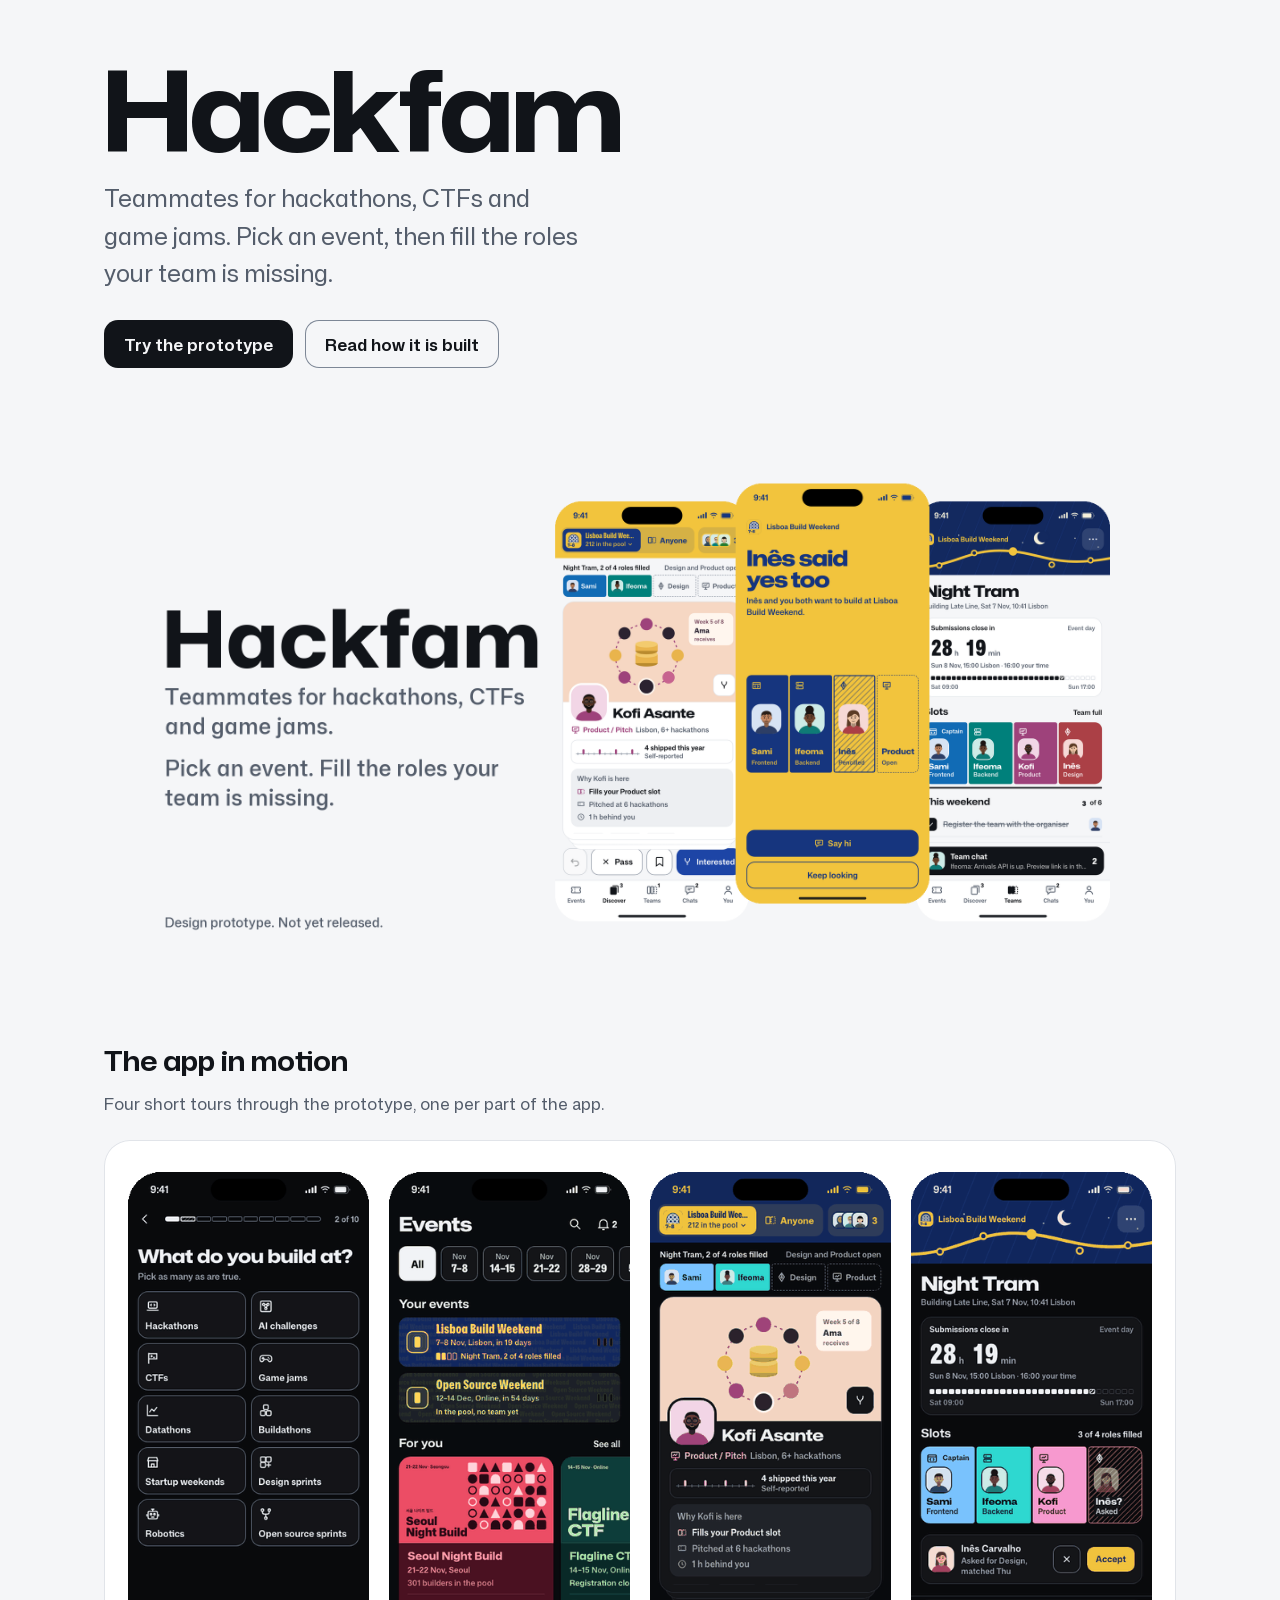
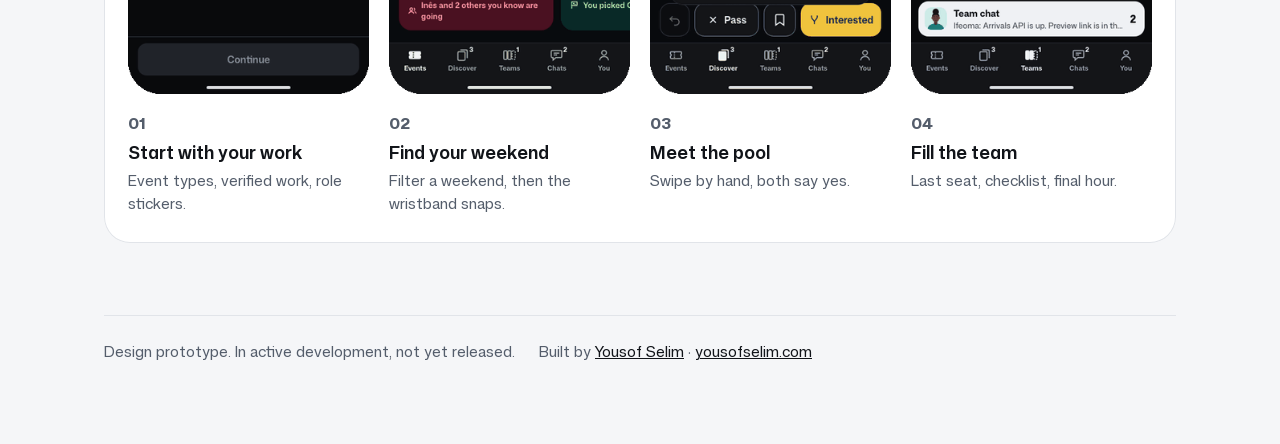
<file: docs/index.html>
<!doctype html>
<html lang="en">
<head>
<meta charset="utf-8">
<meta name="viewport" content="width=device-width, initial-scale=1">
<title>Hackfam</title>
<meta name="description" content="Teammates for hackathons, CTFs and game jams. Pick an event, fill the roles your team is missing. Design prototype, not yet released.">
<meta property="og:title" content="Hackfam">
<meta property="og:description" content="Teammates for hackathons, CTFs and game jams.">
<meta property="og:image" content="media/hero-dark.png">
<meta name="color-scheme" content="light dark">
<style>
  @font-face { font-family: "Mona Sans"; src: url("media/Mona-Sans.ttf") format("truetype"); font-weight: 200 900; font-stretch: 75% 125%; font-display: swap; }
  :root { --bg: #F5F6F8; --surface: #FFFFFF; --ink: #111419; --ink2: #545D6B; --line: #E1E4E9; --control: #7D8796; }
  @media (prefers-color-scheme: dark) { :root { --bg: #0B0C0F; --surface: #141519; --ink: #F1F3F6; --ink2: #A3ACB9; --line: #22252B; --control: #6B7586; } }
  * { box-sizing: border-box; }
  html { -webkit-text-size-adjust: 100%; }
  body { margin: 0; background: var(--bg); color: var(--ink); font: 400 17px/1.55 "Mona Sans", -apple-system, "Segoe UI", sans-serif; }
  main { max-width: 1120px; margin: 0 auto; padding: 56px 24px 80px; }
  h1 { font-size: clamp(56px, 11vw, 112px); line-height: 0.95; font-weight: 760; font-stretch: 112%; margin: 0 0 18px; letter-spacing: -0.01em; }
  .lede { font-size: clamp(19px, 2.4vw, 24px); color: var(--ink2); max-width: 34ch; margin: 0 0 28px; }
  .actions { display: flex; flex-wrap: wrap; gap: 12px; margin-bottom: 44px; }
  .btn { display: inline-flex; align-items: center; height: 48px; padding: 0 20px; border-radius: 14px; font-weight: 640; text-decoration: none; transition: transform .1s ease; }
  .btn:active { transform: scale(.97); }
  .btn.primary { background: var(--ink); color: var(--bg); }
  .btn.line { color: var(--ink); box-shadow: inset 0 0 0 1px var(--control); }
  .btn:focus-visible { outline: 2px solid var(--ink); outline-offset: 3px; }
  picture img { display: block; width: 100%; height: auto; border-radius: 22px; }
  .moments img { display: block; width: 100%; max-width: 260px; height: auto; margin: 0 auto; }
  h2 { font-size: 28px; font-weight: 700; font-stretch: 108%; margin: 64px 0 8px; }
  .sub { color: var(--ink2); margin: 0 0 24px; }
  .moments { display: grid; grid-template-columns: repeat(4, 1fr); gap: 28px 20px; padding: 32px 24px 28px; background: var(--surface); border-radius: 26px; box-shadow: inset 0 0 0 1px var(--line); counter-reset: m; }
  .moments figure { margin: 0; display: flex; flex-direction: column; }
  .moments figcaption { margin-top: 18px; font-weight: 640; font-size: 18px; counter-increment: m; }
  .moments figcaption::before { content: counter(m, decimal-leading-zero); display: block; font-stretch: 112%; font-weight: 760; font-size: 15px; color: var(--ink2); margin-bottom: 4px; }
  .moments span { display: block; color: var(--ink2); font-weight: 400; font-size: 15px; margin-top: 2px; }
  footer { margin-top: 72px; padding-top: 24px; border-top: 1px solid var(--line); color: var(--ink2); font-size: 15px; display: flex; flex-wrap: wrap; gap: 8px 24px; }
  footer a { color: var(--ink); }
  @media (max-width: 820px) { .moments { grid-template-columns: repeat(2, 1fr); padding: 24px 16px; } }
  @media (prefers-reduced-motion: reduce) { .btn { transition: none; } }
</style>
</head>
<body>
<main>
  <h1>Hackfam</h1>
  <p class="lede">Teammates for hackathons, CTFs and game jams. Pick an event, then fill the roles your team is missing.</p>
  <div class="actions">
    <a class="btn primary" href="prototype/">Try the prototype</a>
    <a class="btn line" href="https://github.com/yeegz/hackfam-showcase">Read how it is built</a>
  </div>
  <picture>
    <source srcset="media/hero-dark.png" media="(prefers-color-scheme: dark)">
    <img src="media/hero-light.png" alt="Three phone screens: a builder card in the Discover deck, the moment both people say yes, and a team with every role filled." width="2400" height="1260">
  </picture>

  <h2>The app in motion</h2>
  <p class="sub">Four short tours through the prototype, one per part of the app.</p>
  <div class="moments">
    <figure><img src="media/tour-onboarding-dark.gif" alt="Onboarding: pick hackathons, CTFs and game jams, connect a verified GitHub account, choose frontend and mobile roles." loading="lazy"><figcaption>Start with your work<span>Event types, verified work, role stickers.</span></figcaption></figure>
    <figure><img src="media/tour-events-dark.gif" alt="Events: filter to one weekend, open Seoul Night Build, join the pool and the button snaps into the event wristband." loading="lazy"><figcaption>Find your weekend<span>Filter a weekend, then the wristband snaps.</span></figcaption></figure>
    <figure><img src="media/tour-discover-dark.gif" alt="Discover: swipe one builder away by hand, drag the next one right, and Inês said yes too." loading="lazy"><figcaption>Meet the pool<span>Swipe by hand, both say yes.</span></figcaption></figure>
    <figure><img src="media/tour-team-dark.gif" alt="Teams: accept Inês and the last seat fills, tick the checklist, switch to the final hour countdown." loading="lazy"><figcaption>Fill the team<span>Last seat, checklist, final hour.</span></figcaption></figure>
  </div>

  <footer>
    <span>Design prototype. In active development, not yet released.</span>
    <span>Built by <a href="https://github.com/yeegz">Yousof Selim</a> · <a href="https://yousofselim.com">yousofselim.com</a></span>
  </footer>
</main>
</body>
</html>
</file>
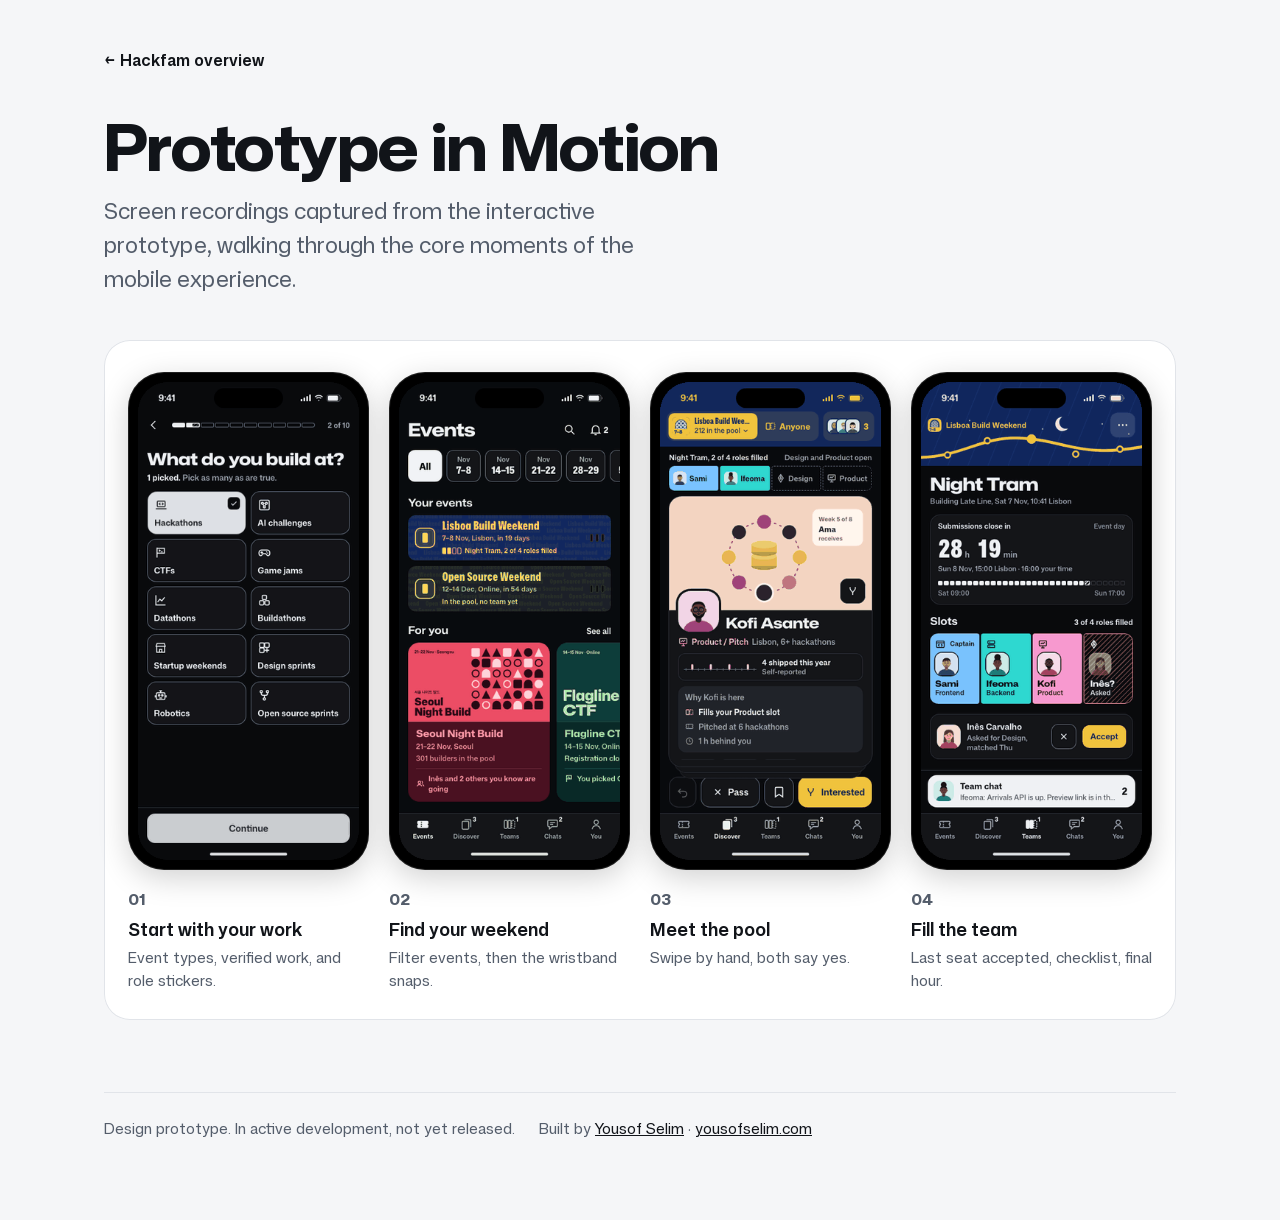
<file: docs/prototype/index.html>
<!doctype html>
<html lang="en">
<head>
<meta charset="utf-8">
<meta name="viewport" content="width=device-width, initial-scale=1">
<title>Hackfam · Prototype Tours</title>
<meta name="description" content="Feature tours through the Hackfam design prototype: Onboarding, Events, Discover, and Teams.">
<meta name="color-scheme" content="light dark">
<style>
  @font-face { font-family: "Mona Sans"; src: url("../media/Mona-Sans.ttf") format("truetype"); font-weight: 200 900; font-stretch: 75% 125%; font-display: swap; }
  :root { --bg: #F5F6F8; --surface: #FFFFFF; --ink: #111419; --ink2: #545D6B; --line: #E1E4E9; --control: #7D8796; }
  @media (prefers-color-scheme: dark) { :root { --bg: #0B0C0F; --surface: #141519; --ink: #F1F3F6; --ink2: #A3ACB9; --line: #22252B; --control: #6B7586; } }
  * { box-sizing: border-box; }
  html { -webkit-text-size-adjust: 100%; }
  body { margin: 0; background: var(--bg); color: var(--ink); font: 400 17px/1.55 "Mona Sans", -apple-system, "Segoe UI", sans-serif; }
  main { max-width: 1120px; margin: 0 auto; padding: 48px 24px 80px; }
  
  .nav-bar { display: flex; align-items: center; justify-content: space-between; margin-bottom: 40px; }
  .back-link { display: inline-flex; align-items: center; gap: 8px; font-weight: 640; color: var(--ink); text-decoration: none; font-size: 16px; }
  .back-link:hover { text-decoration: underline; }
  
  h1 { font-size: clamp(40px, 7vw, 64px); line-height: 1.05; font-weight: 760; font-stretch: 112%; margin: 0 0 14px; letter-spacing: -0.01em; }
  .lede { font-size: clamp(18px, 2vw, 22px); color: var(--ink2); max-width: 44ch; margin: 0 0 44px; }
  
  .tours { display: grid; grid-template-columns: repeat(4, 1fr); gap: 28px 20px; padding: 32px 24px 28px; background: var(--surface); border-radius: 26px; box-shadow: inset 0 0 0 1px var(--line); counter-reset: m; }
  .tour-card { margin: 0; display: flex; flex-direction: column; }
  .phone-frame {
    position: relative;
    border-radius: 36px;
    background: #000;
    padding: 10px;
    box-shadow: 0 8px 30px rgba(0,0,0,0.18), inset 0 0 0 1px rgba(255,255,255,0.12);
    overflow: hidden;
    margin: 0 auto;
    width: 100%;
    max-width: 260px;
  }
  .phone-frame img { display: block; width: 100%; height: auto; border-radius: 28px; }
  
  figcaption { margin-top: 18px; font-weight: 640; font-size: 18px; counter-increment: m; }
  figcaption::before { content: counter(m, decimal-leading-zero); display: block; font-stretch: 112%; font-weight: 760; font-size: 15px; color: var(--ink2); margin-bottom: 4px; }
  figcaption span { display: block; color: var(--ink2); font-weight: 400; font-size: 15px; margin-top: 2px; }
  
  footer { margin-top: 72px; padding-top: 24px; border-top: 1px solid var(--line); color: var(--ink2); font-size: 15px; display: flex; flex-wrap: wrap; gap: 8px 24px; }
  footer a { color: var(--ink); }
  @media (max-width: 900px) { .tours { grid-template-columns: repeat(2, 1fr); padding: 24px 16px; } }
  @media (max-width: 540px) { .tours { grid-template-columns: 1fr; } }
</style>
</head>
<body>
<main>
  <div class="nav-bar">
    <a class="back-link" href="../">← Hackfam overview</a>
  </div>

  <h1>Prototype in Motion</h1>
  <p class="lede">Screen recordings captured from the interactive prototype, walking through the core moments of the mobile experience.</p>

  <div class="tours">
    <figure class="tour-card">
      <div class="phone-frame">
        <img src="../media/tour-onboarding-dark.gif" alt="Onboarding flow: pick events, connect GitHub, and choose roles" loading="lazy">
      </div>
      <figcaption>Start with your work<span>Event types, verified work, and role stickers.</span></figcaption>
    </figure>

    <figure class="tour-card">
      <div class="phone-frame">
        <img src="../media/tour-events-dark.gif" alt="Events flow: filter weekend, Seoul Night Build, wristband snaps shut" loading="lazy">
      </div>
      <figcaption>Find your weekend<span>Filter events, then the wristband snaps.</span></figcaption>
    </figure>

    <figure class="tour-card">
      <div class="phone-frame">
        <img src="../media/tour-discover-dark.gif" alt="Discover flow: drag and swipe builders, mutual match with Inês" loading="lazy">
      </div>
      <figcaption>Meet the pool<span>Swipe by hand, both say yes.</span></figcaption>
    </figure>

    <figure class="tour-card">
      <div class="phone-frame">
        <img src="../media/tour-team-dark.gif" alt="Teams flow: accept request, team full, checklist, final hour countdown" loading="lazy">
      </div>
      <figcaption>Fill the team<span>Last seat accepted, checklist, final hour.</span></figcaption>
    </figure>
  </div>

  <footer>
    <span>Design prototype. In active development, not yet released.</span>
    <span>Built by <a href="https://github.com/yeegz">Yousof Selim</a> · <a href="https://yousofselim.com">yousofselim.com</a></span>
  </footer>
</main>
</body>
</html>
</file>
